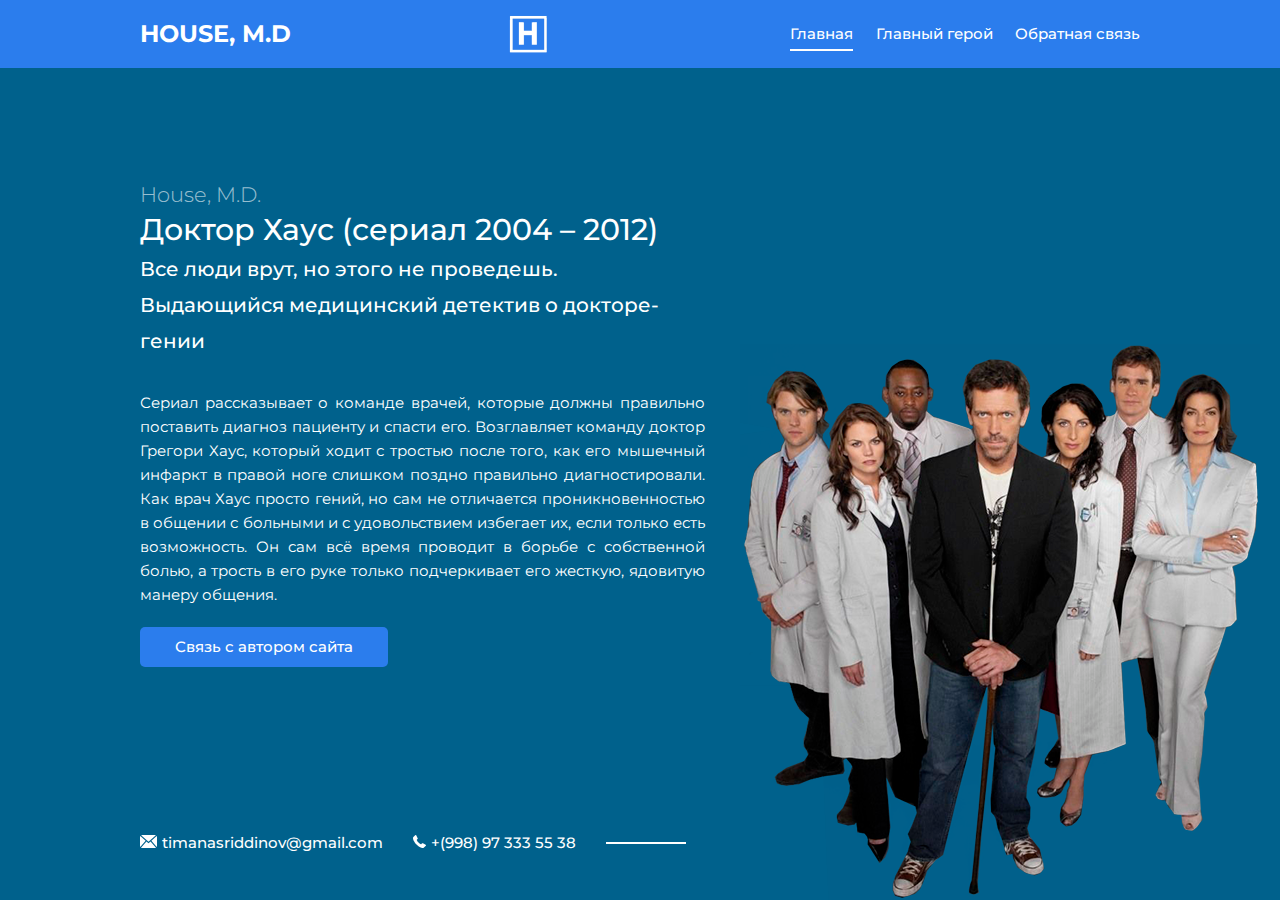
<file: index.html>
<!DOCTYPE html>
<html lang="en">
<head>
    <meta charset="UTF-8">
    <meta name="viewport" content="width=device-width, initial-scale=1">
    <link href="https://fonts.googleapis.com/css?family=Montserrat:300,400,500,700&display=swap&subset=cyrillic" rel="stylesheet">
    <link rel="stylesheet" href="css/style.css">
    <link rel="icon" type="image/png" href="img/favicon.png">

    <meta name="description" content="">
    <meta name="keywords" content="создание сайтов, создание сайтов на заказ">

    <title>Главная</title>
</head>
<body>


    <div class="page">

        <!-- Header -->
        <header class="header">
            <div class="container">
                <div class="header-inner">
                    <div class="header-brand">
                        House, M.D
                    </div>

                    <div class="header-logo">
                        <img src="img/logo.png" alt="" width="50px">
                    </div>

                    <nav class="header-nav">
                        <a class="header-nav-link active" href="index.html">Главная</a>
                        <a class="header-nav-link" href="about.html">Главный герой</a>
                        <a class="header-nav-link" href="contacts.html">Обратная связь</a>
                    </nav>
                </div>
            </div><!-- /.container -->
        </header>


        <!-- Main -->
        <div class="container">
            <main class="content">
                <div class="content-header">
                    <h2 class="subtitle">House, M.D.</h2>
                    <h1 class="title">Доктор Хаус (сериал 2004 – 2012)<br> <span>Все люди врут, но этого не проведешь. Выдающийся медицинский детектив о докторе-гении</span></h1>
                </div>

                <div class="text">
                    <p>Сериал рассказывает о команде врачей, которые должны правильно поставить диагноз пациенту и спасти его. Возглавляет команду доктор Грегори Хаус, который ходит с тростью после того, как его мышечный инфаркт в правой ноге слишком поздно правильно диагностировали. Как врач Хаус просто гений, но сам не отличается проникновенностью в общении с больными и с удовольствием избегает их, если только есть возможность. Он сам всё время проводит в борьбе с собственной болью, а трость в его руке только подчеркивает его жесткую, ядовитую манеру общения.  </p>
                </div>
                <a class="btn" href="contacts.html">Связь с автором сайта</a>
            </main>
        </div>


        <!-- Footer -->
        <footer class="footer">
            <div class="container">
                <div class="contacts">
                    <a class="contacts-link" href="mailto:timanasriddinov@gmail.com ">
                        <img class="contacts-icon" src="img/mail.svg" alt="">timanasriddinov@gmail.com
                    </a>
                    <a class="contacts-link" href="tel:+998973335538">
                        <img class="contacts-icon" src="img/tel.svg" alt="">+(998) 97 333 55 38
                    </a>
                </div>
            </div>
        </footer>


        <img class="author" src="img/house.png" alt="">

    </div><!-- /.page -->

</body>
</html>
</file>
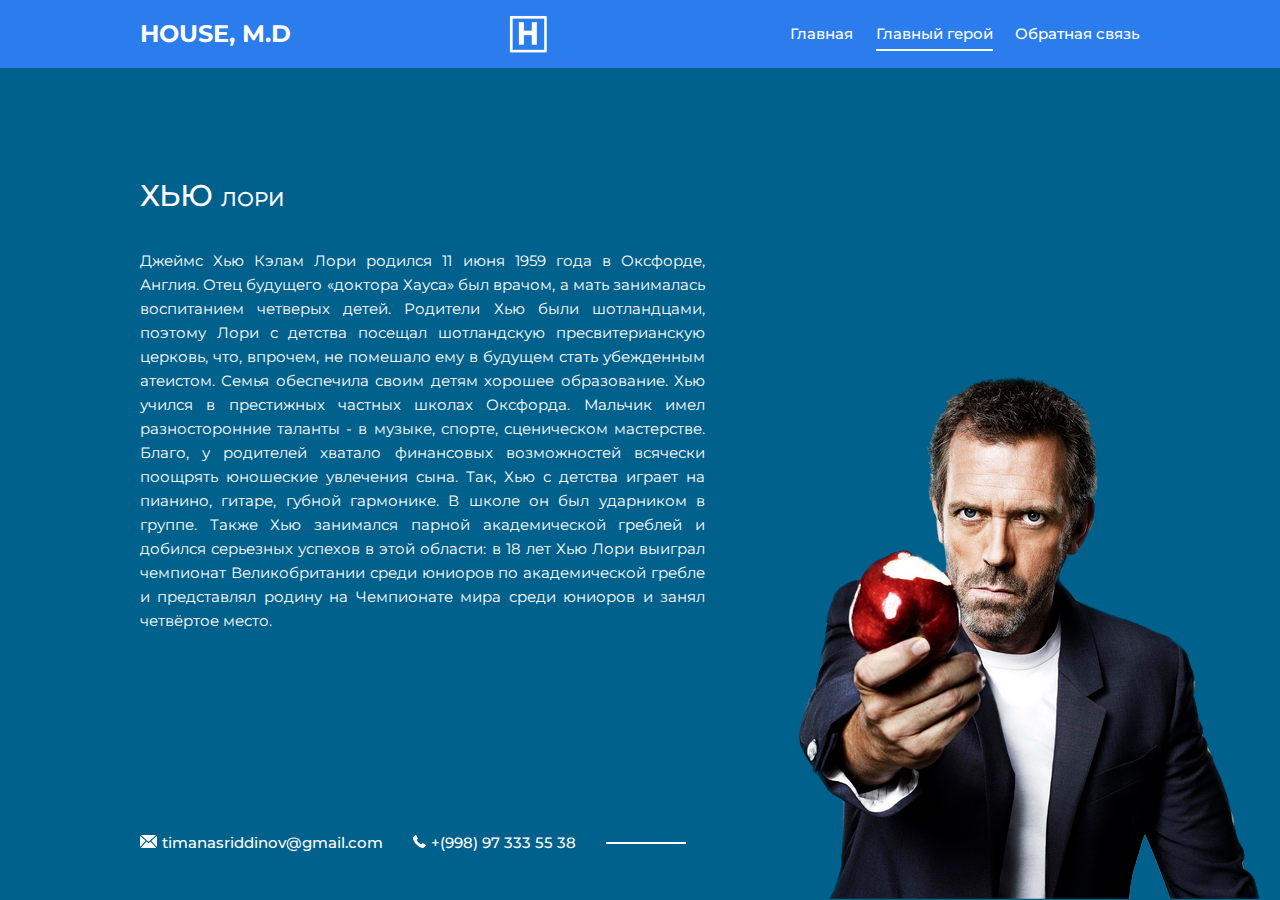
<file: about.html>
<!DOCTYPE html>
<html lang="en">
<head>
    <meta charset="UTF-8">
    <meta name="viewport" content="width=device-width, initial-scale=1">
    <link href="https://fonts.googleapis.com/css?family=Montserrat:300,400,500,700&display=swap&subset=cyrillic" rel="stylesheet">
    <link rel="stylesheet" href="css/style.css">
    <link rel="icon" type="image/png" href="img/favicon.png">

    <meta name="description" content="">
    <meta name="keywords" content="создание сайтов, создание сайтов на заказ">

    <title>Главный герой</title>
</head>
<body>


    <div class="page">

        <!-- Header -->
        <header class="header">
            <div class="container">
                <div class="header-inner">
                    <div class="header-brand">
                        House, M.D
                    </div>

                    <div class="header-logo">
                        <img src="img/logo.png" alt="" width="50px">
                    </div>

                    <nav class="header-nav">
                        <a class="header-nav-link" href="index.html">Главная</a>
                        <a class="header-nav-link active" href="about.html">Главный герой</a>
                        <a class="header-nav-link" href="contacts.html">Обратная связь</a>
                    </nav>
                </div>
            </div><!-- /.container -->
        </header>


        <!-- Main -->
        <div class="container">
            <main class="content">
                <div class="content-header">
                    <h1 class="title">ХЬЮ <span>ЛОРИ</span></h1>
                </div>

                <div class="text">
                    <p>Джеймс Хью Кэлам Лори родился 11 июня 1959 года в Оксфорде, Англия. Отец будущего «доктора Хауса» был врачом, а мать занималась воспитанием четверых детей. Родители Хью были шотландцами, поэтому Лори с детства посещал шотландскую пресвитерианскую церковь, что, впрочем, не помешало ему в будущем стать убежденным атеистом. Семья обеспечила своим детям хорошее образование. Хью учился в престижных частных школах Оксфорда. Мальчик имел разносторонние таланты - в музыке, спорте, сценическом мастерстве. Благо, у родителей хватало финансовых возможностей всячески поощрять юношеские увлечения сына. Так, Хью с детства играет на пианино, гитаре, губной гармонике. В школе он был ударником в группе. Также Хью занимался парной академической греблей и добился серьезных успехов в этой области: в 18 лет Хью Лори выиграл чемпионат Великобритании среди юниоров по академической гребле и представлял родину на Чемпионате мира среди юниоров и занял четвёртое место. </p>
                </div>
            </main>
        </div>


        <!-- Footer -->
        <footer class="footer">
            <div class="container">
                <div class="contacts">
                    <a class="contacts-link" href="mailto:timanasriddinov@gmail.com ">
                        <img class="contacts-icon" src="img/mail.svg" alt="">timanasriddinov@gmail.com
                    </a>
                    <a class="contacts-link" href="tel:+998973335538">
                        <img class="contacts-icon" src="img/tel.svg" alt="">+(998) 97 333 55 38
                    </a>
                </div>
            </div>
        </footer>



        <img class="author" src="img/me.png" alt="">

    </div><!-- /.page -->

</body>
</html>
</file>
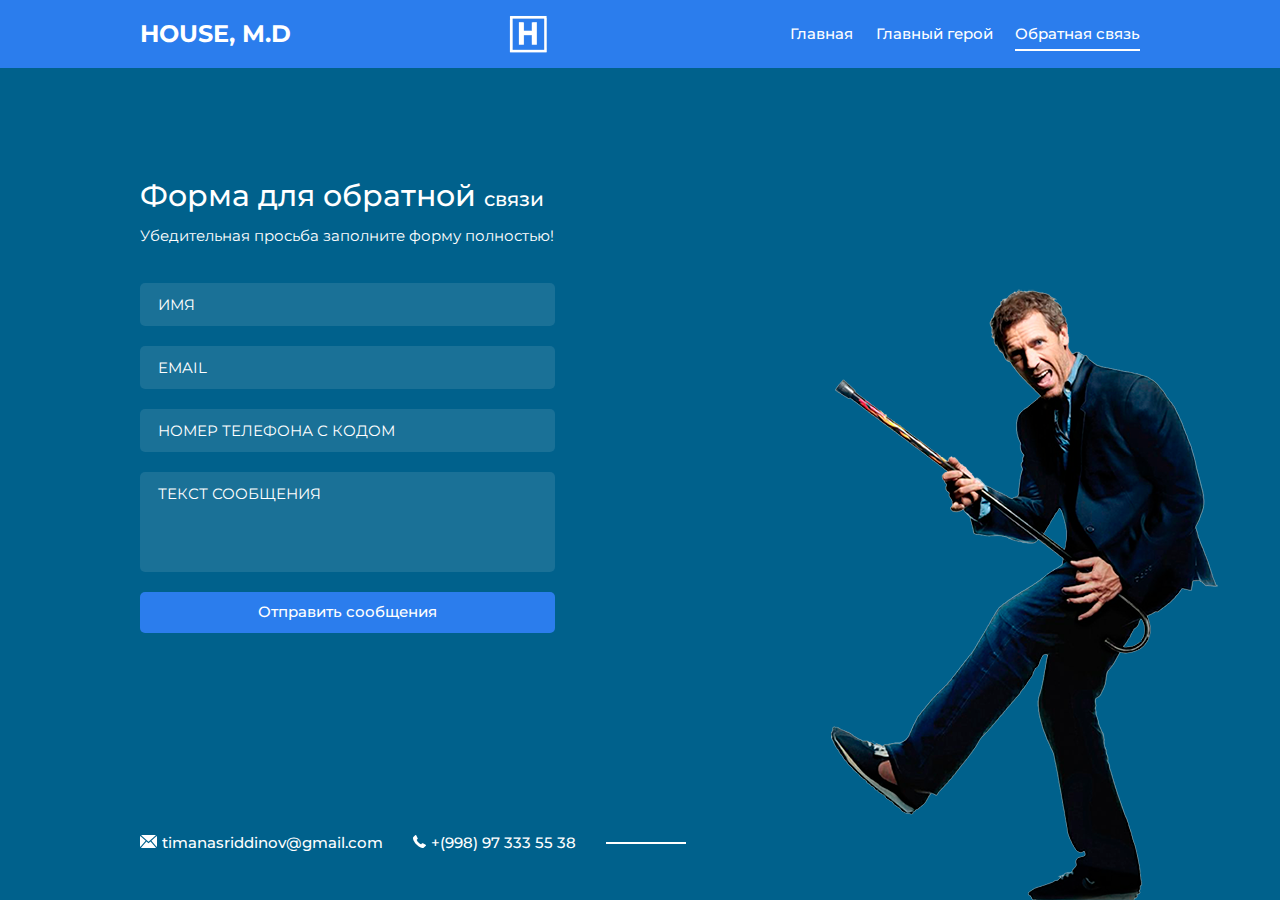
<file: contacts.html>
<!DOCTYPE html>
<html lang="en">
<head>
    <meta charset="UTF-8">
    <meta name="viewport" content="width=device-width, initial-scale=1">
    <link href="https://fonts.googleapis.com/css?family=Montserrat:300,400,500,700&display=swap&subset=cyrillic" rel="stylesheet">
    <link rel="stylesheet" href="css/style.css">
    <link rel="icon" type="image/png" href="img/favicon.png">

    <meta name="description" content="">
    <meta name="keywords" content="создание сайтов, создание сайтов на заказ">

    <title>Обратная связь</title>
</head>
<body>


    <div class="page">

        <!-- Header -->
        <header class="header">
            <div class="container">
                <div class="header-inner">
                    <div class="header-brand">
                        House, M.D
                    </div>

                    <div class="header-logo">
                        <img src="img/logo.png" alt="" width="50px">
                    </div>

                    <nav class="header-nav">
                        <a class="header-nav-link" href="index.html">Главная</a>
                        <a class="header-nav-link" href="about.html">Главный герой</a>
                        <a class="header-nav-link active" href="contacts.html">Обратная связь</a>
                    </nav>
                </div>
            </div><!-- /.container -->
        </header>


        <!-- Main -->
        <div class="container">
            <main class="content">
                <div class="content-header">
                    <h1 class="title">Форма для обратной  <span>связи</span></h1>
                    <div class="text">
                        <p>Убедительная просьба заполните форму полностью! </p>
                    </div>
                </div>

                <form class="form" action="/" method="post">
                    <div class="form-group">
                        <input class="input" type="text" name="name" placeholder="ИМЯ">
                    </div>

                    <div class="form-group">
                        <input class="input" type="email" name="email" placeholder="EMAIL">
                    </div>

                    <div class="form-group">
                        <input class="input" type="tel" name="tel" placeholder="НОМЕР ТЕЛЕФОНА С КОДОМ">
                    </div>

                    <div class="form-group">
                        <textarea class="textarea" name="text" placeholder="ТЕКСТ СООБЩЕНИЯ"></textarea>
                    </div>

                    <div class="form-group">
                        <button class="btn btn-full" type="submit">Отправить сообщения</button>
                    </div>
                </form>
            </main>
        </div>


        <!-- Footer -->
        <footer class="footer">
            <div class="container">
                <div class="contacts">
                    <a class="contacts-link" href="mailto:timanasriddinov@gmail.com ">
                        <img class="contacts-icon" src="img/mail.svg" alt="">timanasriddinov@gmail.com
                    </a>
                    <a class="contacts-link" href="tel:+998973335538">
                        <img class="contacts-icon" src="img/tel.svg" alt="">+(998) 97 333 55 38
                    </a>
                </div>
            </div>
        </footer>



        <img class="author" src="img/write.png" alt="">

    </div><!-- /.page -->

</body>
</html>
</file>
<file: css/style.css>
html {
    font-size: 15px;
}

body {
    margin: 0;

    font-family: 'Montserrat', sans-serif;
    font-size: 1rem;
    line-height: 1.6;
}

*,
*:before,
*:after {
    box-sizing: border-box;
}

h1, h2, h3, h4, h5, h6 {
    margin: 0;
}

p {
    margin: 0 0 10px;
}

.container {
    width: 100%;
    max-width: 1030px;
    margin: 0 auto;
    padding: 0 1rem;
}


/* Page
=================*/

.page {
    width: 100%;
    height: 100vh;
    min-height: 770px;
    position: relative;
    overflow: hidden;

    background: #000 url("../img/bg.jpg") center no-repeat;
    background-size: cover;
}



/* Header
=================*/

.header {
    padding: 1rem 0;
    margin-bottom: 110px;

    background: #2B7DED;
}

.header-inner {
    display: flex;
    justify-content: space-between;
    align-items: center;
}

.header-brand {
    font-size: 1.6rem;
    color: #fff;
    text-transform: uppercase;
    font-weight: 700;
}

.header-logo img {
    display: block;
    img-s
}

.header-nav {
    display: flex;
}

.header-nav-link {
    margin-left: 1.5rem;

    color: #fff;
    font-size: 1rem;
    font-weight: 500;
    text-decoration: none;

    transition: color .2s linear;
}

.header-nav-link:hover {
    color: #b2e3fd;
}

.header-nav-link.active {
    position: relative;
}

.header-nav-link.active:after {
    content: "";
    width: 100%;
    height: 2px;

    background-color: #fff;

    position: absolute;
    left: 0;
    bottom: -5px;
}


/* Content
=================*/

.content {
    height: 100%;
    width: 100%;
    max-width: 565px;
}

.content-header {
    margin-bottom: 35px;
}

.subtitle {
    font-size: 1.4rem;
    color: rgba(255, 255, 255, .6);
    font-weight: 300;
}

.title {
    margin-bottom: 10px;

    font-size: 2rem;
    color: #fff;
    font-weight: 500;
    line-height: 1.2;
}

.title span {
    color: #fff;
    font-size: 20px;
}

.text {
    margin-bottom: 20px;
    text-align:justify;

    font-size: 1rem;
    color: #fff;
}



/* Btn
=================*/

.btn {
    display: inline-block;
    padding: 12px 35px;

    font-family: inherit;
    font-size: 1rem;
    line-height: 1.1;
    color: #fff;
    font-weight: 500;
    text-decoration: none;

    cursor: pointer;
    border: 0;
    background-color: #2B7DED;
    border-radius: 5px;

    transition: background .2s linear;
}

.btn:hover {
    background-color: #1461cb;
}

.btn-full {
    display: block;
    width: 100%;
}


/* Author
=================*/

.author {
    position: absolute;

    right: 20px;
    bottom: 0;
}



/* Footer
=================*/

.footer {
    width: 100%;

    position: absolute;
    bottom: 45px;
    left: 0;
}



/* Contacts
=================*/

.contacts {
    display: flex;
    align-items: center;
}

.contacts-link {
    margin-right: 2rem;

    font-size: 1rem;
    color: #fff;
    text-decoration: none;
    font-weight: 500;
}

.contacts-link:last-child {
    margin-right: 0;
    position: relative;
}

.contacts-link:last-child:after {
    content: "";
    display: block;
    width: 80px;
    height: 2px;
    margin-left: 2rem;

    background-color: #fff;
    pointer-events: none;

    position: absolute;
    left: 100%;
    top: 11px;
}

.contacts-link:hover {
    text-decoration: underline;
}

.contacts-icon {
    margin-right: 5px;
}



/* Form
=================*/

.form {
    width: 100%;
    max-width: 415px;
}

.form-group {
    margin-bottom: 20px;
}

.input,
.textarea {
    display: block;
    width: 100%;
    padding: 12px 18px;

    font-family: inherit;
    font-size: 1rem;
    color: #fff;

    border: 0;
    background-color: rgba(255, 255, 255, .1);
    border-radius: 5px;
}

.textarea {
    height: 100px;
    resize: none;
}

.input::placeholder,
.textarea::placeholder {
    color: #fff;
}



/* Media
=================*/

@media (max-width: 1000px) {

    .author {
        right: -170px;
    }

}

@media (max-width: 767px) {

    .page {
        min-height: 100vh;
        height: auto;
        padding-bottom: 2rem;
    }

    /* Header */
    .header {
        margin-bottom: 50px;
    }

    .header-logo {
        display: none;
    }

    .header-brand {
        font-size: 1.2rem;
    }


    /* Content */
    .content {
        max-width: none;
        margin-bottom: 50px;

        text-align: center;
    }


    /* Form */
    .form {
        margin: 0 auto;
    }


    /* Footer */
    .footer {
        position: static;
    }


    /* Contacts */
    .contacts {
        flex-direction: column;
    }

    .contacts-link {
        margin-right: 0;
        margin-bottom: .5rem;
    }

    .contacts-link:last-child {
        margin-bottom: 0;
    }

    .contacts-link:last-child:after {
        display: none;
    }

    /* Author */
    .author {
        display: none;
    }
}

@media (max-width: 565px) {

    /* Header */
    .header-inner {
        flex-direction: column;
    }

    .header-brand {
        margin-bottom: 1rem;
    }
}


@media (max-width: 320px) {
    .subtitle {
        font-size: 1.2rem;
    }

    .title {
        font-size: 1.6rem;
    }
}
</file>
